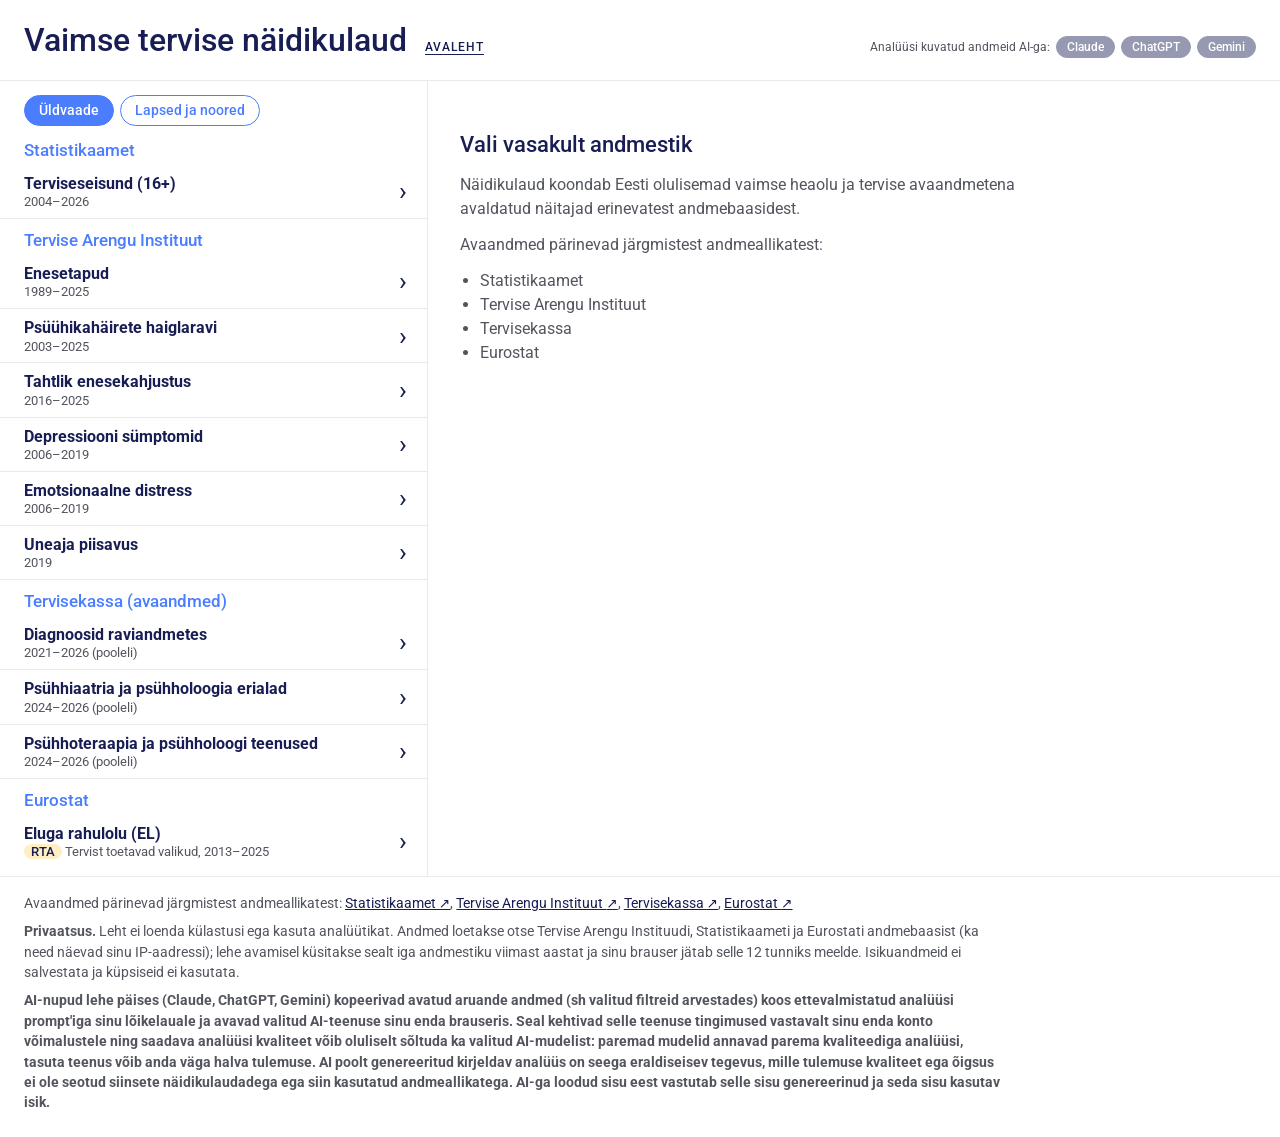
<file: index.html>
<!doctype html>
<html lang="et">
<head>
<meta charset="utf-8">
<meta name="viewport" content="width=device-width, initial-scale=1">
<title>Vaimse tervise näidikulaud</title>
<meta name="description" content="Eesti vaimse tervise ja heaolu avaandmed ühel lehel: Tervise Arengu Instituut, Tervisekassa ja Eurostat.">
<link rel="icon" href="favicon.svg" type="image/svg+xml">
<!-- Lingi eelvaade (SharePoint, Teams, e-post) -->
<meta property="og:type" content="website">
<meta property="og:locale" content="et_EE">
<meta property="og:title" content="Vaimse tervise näidikulaud">
<meta property="og:description" content="Eesti vaimse tervise ja heaolu avaandmed ühel lehel: depressioon, distress, uneaja piisavus, eluga rahulolu ja koolinoorte depressiivsed episoodid. Allikad: Tervise Arengu Instituut, Tervisekassa, Eurostat.">
<meta property="og:url" content="https://maag6969.github.io/vt-startpage/">
<meta name="twitter:card" content="summary">
<!--
  Content Security Policy: skriptid, stiilid ja fondid ainult omalt lehelt; päringud ainult nimetatud andmeallikatele.
  Uue andmeallika lisamisel lisa selle aadress connect-src alla (muidu päring blokeeritakse). style-src on range: HTML-is ei tohi olla
  style="…" atribuuti, värve pannakse CSSOM-iga. Meta-tag ei toeta frame-ancestors'i (GitHub Pages ei lase HTTP-päiseid seadistada).
-->
<meta http-equiv="Content-Security-Policy" content="default-src 'none'; script-src 'self'; style-src 'self'; font-src 'self'; img-src 'self' data:; connect-src 'self' https://statistika.tai.ee https://andmed.stat.ee https://ec.europa.eu; base-uri 'none'; form-action 'none'; object-src 'none'">
<meta name="referrer" content="strict-origin-when-cross-origin">
<link rel="stylesheet" href="css/styles.css">
</head>
<body>
<a class="skip-link" href="#content">Liigu sisu juurde</a>

<!-- #site-top hoiab päise koha, kui päis kerimisel kompaktse ribana ekraani ülaserva kinnitub (js/app.js updateStickyBar) -->
<div class="site-top" id="site-top">
<header class="site-header">
  <div class="site-header__title">
    <div class="site-header__row">
      <h1>Vaimse tervise näidikulaud</h1>
      <a class="home-link" id="home-link" href="./">Avaleht</a>
    </div>
  </div>
  <!-- AI-nupud (sisu tuleb js/app.js aiBoxHtml()-ist): analüüsivad parajasti avatud aruannet -->
  <div class="ai-box" id="ai-box" role="group" aria-label="AI-analüüs"></div>
</header>
</div>

<div class="layout">
  <nav class="panel-list" aria-label="Andmestikud">
    <div class="list-toolbar" id="view-toolbar" role="group" aria-label="Loendi vaade">
      <button type="button" class="view-toggle is-active" data-mode="yld" aria-pressed="true" aria-controls="dataset-list">Üldvaade</button>
      <button type="button" class="view-toggle" data-mode="noored" aria-pressed="false" aria-controls="dataset-list">Lapsed ja noored</button>
    </div>
    <div id="dataset-list"></div>
  </nav>

  <main class="panel-content" id="content" tabindex="-1" aria-live="polite" aria-busy="false"></main>
</div>

<!-- Sisu (allikate loetelu) tuleb js/app.js renderFooter()-ist, samast allikast mis avalehe tekst -->
<footer class="site-footer" id="site-footer"></footer>

<script src="js/core.js"></script>
<script src="js/tables/etu41.js"></script>
<script src="js/tables/etu42.js"></script>
<script src="js/tables/etu43.js"></script>
<script src="js/tables/tai-registrid.js"></script>
<script src="js/tables/eurostat-ilc-pw01.js"></script>
<script src="js/tables/tervisekassa-adapter.js"></script>
<script src="js/tables/tervisekassa-diagnoosid.js"></script>
<script src="js/tables/tervisekassa-teenused.js"></script>
<script src="js/tables/hbsc-ku12.js"></script>
<script src="js/tables/hbsc-pered.js"></script>
<script src="js/tables/statistikaamet-th7x.js"></script>
<script src="js/rta.js"></script>
<script src="js/module.js"></script>
<script src="js/ai-prompt.js"></script>
<script src="js/app.js"></script>
</body>
</html>
</file>
<file: css/styles.css>
/* Vaimse tervise näidikulaud — stiilid. Tokenid ja otsused: disain.md p. 1–2. */

/* Roboto ise hostitud: muutuv font, üks fail katab kaalud 300–700; latin-ext sisaldab eesti š ja ž. Sama font mis varem Google Fonts'ist,
   aga külastaja IP ei lähe Google'ile. Litsents: fonts/OFL.txt (SIL OFL 1.1). */
@font-face {
  font-family: "Roboto"; font-style: normal; font-weight: 300 700; font-stretch: 100%; font-display: swap;
  src: url("../fonts/roboto-latin-ext.woff2") format("woff2");
  unicode-range: U+0100-02BA, U+02BD-02C5, U+02C7-02CC, U+02CE-02D7, U+02DD-02FF, U+0304, U+0308, U+0329, U+1D00-1DBF, U+1E00-1E9F, U+1EF2-1EFF, U+2020, U+20A0-20AB, U+20AD-20C4, U+2113, U+2C60-2C7F, U+A720-A7FF;
}
@font-face {
  font-family: "Roboto"; font-style: normal; font-weight: 300 700; font-stretch: 100%; font-display: swap;
  src: url("../fonts/roboto-latin.woff2") format("woff2");
  unicode-range: U+0000-00FF, U+0131, U+0152-0153, U+02BB-02BC, U+02C6, U+02DA, U+02DC, U+0304, U+0308, U+0329, U+2000-206F, U+20AC, U+2122, U+2191, U+2193, U+2212, U+2215, U+FEFF, U+FFFD;
}

:root {
  color-scheme: light;

  /* Põhivärvid */
  --som-keskmine-sinine: #4B7DFF;
  --som-tumesinine:      #181E54;

  --tekst-1:        #0e0f21;
  --tekst-pealkiri: #181E54;
  --tekst-2:        #52555e;
  --taust:          #ffffff;
  --joon:           #e7eaea;
  --sinine-15:      #E4ECFF;
  --rta-taust:      #FFEFC2;   /* RTA märgi pastelne kollakas taust (nagu M3-s, 19.11.2026) */
  --positiivne:     #677c36;
  --negatiivne:     #c0392b;

  --series-1: #4B7DFF;
  --series-2: #d4621a;   /* raamatu oranž #f17a29 tumendatud: graafikuelemendi kontrast ≥ 3:1 */
  /* Rühmade võrdluse jooned (vanuserühmad, haridustasemed; põhipaleti lisavärvid tumendatud, 35–64 lilla). 7 värvi
     validaatoriga kontrollitud valgel taustal (06.11.2026: kõrvuti olevate halvim värvipimeduse ΔE 12,1, tavanägemisel 26,6,
     kontrast ≥ 3:1). Järjekord on fikseeritud: sama värv kõigis aruannetes, kus vanuserühmi võrreldakse. */
  --age-1: #d4621a;   /* oranž */
  --age-2: #2a8fd1;   /* helesinine tumendatud */
  --age-3: #b88a00;   /* kollane tumendatud */
  --age-4: #7c3fbf;   /* lilla (põhipaletis lillat pole; kaks sinist oleks eristamatud) */
  --age-5: #4e9a3a;   /* heleroheline tumendatud */
  --age-6: #9b2774;   /* roosakaslilla */
  --age-7: #0093a8;   /* türkiis */

  --skeleton: #f1f3f3;
  --radius:   12px;
  --pill:     999px;
  --font: "Roboto", system-ui, -apple-system, "Segoe UI", sans-serif;
}

* { box-sizing: border-box; }

/* Brauseri kerimiskinnitus (scroll anchoring) lükkas pärast aruande valimist lehe tagasi vana asukohta: laadimiskaader on
   lühike, siis sisu kasvab ja brauser hoiab jalust paigal. Aruande sisu vahetub terviklikult, seega kinnitust pole vaja. */
html { overflow-anchor: none; }

html, body {
  margin: 0;
  background: var(--taust);
  color: var(--tekst-1);
  font-family: var(--font);
  font-size: 16px;
  line-height: 1.5;
}

a { color: var(--tekst-pealkiri); }
a:hover { text-decoration-thickness: 2px; }

:focus-visible {
  outline: 3px solid var(--som-keskmine-sinine);
  outline-offset: 2px;
}

.visually-hidden {
  position: absolute !important; width: 1px; height: 1px; overflow: hidden;
  clip: rect(0 0 0 0); white-space: nowrap;
}

.only-narrow { display: none; }
@media (max-width: 767px) {
  .only-wide { display: none; }
  .only-narrow { display: inline; }
}

.skip-link {
  position: absolute; left: 16px; top: -48px; z-index: 10;
  background: var(--som-tumesinine); color: #fff; padding: 8px 16px; border-radius: var(--pill);
}
.skip-link:focus { top: 8px; }

/* ---- päis ---------------------------------------------------------- */

.site-header {
  display: flex; flex-wrap: wrap; align-items: baseline; justify-content: space-between;
  gap: 4px 24px;
  padding: 20px 24px;
  border-bottom: 1px solid var(--joon);
}
.site-header h1 {
  margin: 0;
  color: var(--tekst-pealkiri);
  font-weight: 500;
  font-size: 2rem;          /* 1.6rem × 1,25 */
  line-height: 1.25;
}
/* Pealkiri ja selle kõrval „Avaleht“ (19.11.2026): link viib avalehele (tühi olek, nagu lehe esmakordsel avamisel) */
.site-header__row { display: flex; flex-wrap: wrap; align-items: baseline; gap: 2px 18px; }
.home-link {
  font-size: 0.78rem; font-weight: 500; letter-spacing: 0.08em; text-transform: uppercase;
  color: var(--som-tumesinine); text-decoration: underline; text-underline-offset: 3px;
}
.home-link:hover { text-decoration-thickness: 2px; }
.home-link:focus-visible { outline: 2px solid var(--som-keskmine-sinine); outline-offset: 3px; border-radius: 2px; }

/* Kleepuv riba (arvutivaates, proov 19.11.2026): kui leht on päisest mööda kerinud, jääb päis kompaktse ribana ekraani
   ülaserva (väike pealkiri, Avaleht, AI-nupud). #site-top hoiab päise koha (kõrgus pannakse JS-iga), et sisu ei hüppaks.
   Telefonivaates (alla 768 px) riba ei kinnitu: AI-nupud on seal suured ja kolmel real. */
:root { --bar-h: 46px; }
@media (min-width: 768px) {
  html { scroll-padding-top: calc(var(--bar-h) + 8px); }
  .site-top.is-stuck .site-header {
    position: fixed; top: 0; left: 0; right: 0; z-index: 20;
    height: var(--bar-h); box-sizing: border-box; padding: 0 24px;
    flex-wrap: nowrap; align-items: center; gap: 16px; overflow: hidden;
    background: var(--taust); box-shadow: 0 2px 8px rgba(24, 30, 84, 0.15);
  }
  .site-top.is-stuck .site-header__title { flex: 1 1 0; min-width: 0; }
  .site-top.is-stuck .site-header__row { flex-wrap: nowrap; align-items: center; }
  .site-top.is-stuck .site-header h1 { font-size: 1.05rem; white-space: nowrap; overflow: hidden; text-overflow: ellipsis; min-width: 0; }
  .site-top.is-stuck .home-link { flex: 0 0 auto; }
  .site-top.is-stuck .ai-box { flex: 0 0 auto; flex-wrap: nowrap; }
  .site-top.is-stuck .ai-box__row { flex-wrap: nowrap; }
  .site-top.is-stuck .ai-box__label, .site-top.is-stuck .ai-box__btn { white-space: nowrap; }
  /* kleepuv loend jääb ribast allapoole */
  .site-top.is-stuck ~ .layout .panel-list { top: var(--bar-h); max-height: calc(100vh - var(--bar-h)); }
}
@media print { .site-top.is-stuck .site-header { position: static; box-shadow: none; height: auto; } }

/* ---- paneelid ------------------------------------------------------ */

.layout {
  display: grid;
  grid-template-columns: minmax(320px, 1fr) 2fr;
  min-height: calc(100vh - 160px);
}

/* Laial ekraanil on loend kleepuv: leht kerib tervikuna (hea printimisel ja iframe'is), aga loend jääb ekraanile
   ja kerib vajadusel ise. Eraldusjoon on sisupaneelil, et see jookseks kogu kõrguse ulatuses. */
.panel-list {
  padding: 8px 0;
  position: sticky; top: 0; align-self: start;
  max-height: 100vh; overflow-y: auto;
}

.panel-content {
  border-left: 1px solid var(--joon);
  padding: 24px 32px 48px;
  min-width: 0;
}

/* ---- loendi rida --------------------------------------------------- */

.dataset-list { list-style: none; margin: 0; padding: 0; }

/* Loend nagu M3-s (19.11.2026): paks pealkiri, teisel real ainult periood, sinine rühmapealkiri, M3 kirjasuurused
   ja vahed; allikalinki menüüs pole, valitud real laadimise olek. */

/* Rühmapealkiri (allikas): sinine, veidi suurem kui teemade pealkirjad */
.dataset-group-heading {
  margin: 0; padding: 11px 20px 4px 24px;
  color: var(--som-keskmine-sinine); font-weight: 500; font-size: 1.05rem; line-height: 1.25;
}
.dataset-group-heading:first-child { padding-top: 8px; }
.dataset-list + .dataset-group-heading { border-top: 1px solid var(--joon); margin-top: 0; }

.dataset {
  position: relative;
  border-bottom: 1px solid var(--joon);
}
.dataset:last-child { border-bottom: none; }

.dataset::before {
  content: ""; position: absolute; left: 0; top: 0; bottom: 0; width: 4px;
  background: transparent;
}
.dataset.is-active { background: var(--sinine-15); }
.dataset.is-active::before { background: var(--som-keskmine-sinine); }

.dataset__button {
  display: grid; grid-template-columns: 1fr auto; gap: 1px 12px; align-items: center;
  width: 100%;
  padding: 9px 20px 8px 24px;
  background: none; border: none; text-align: left; cursor: pointer;
  font: inherit; color: inherit;
}
.dataset__button:hover .dataset__title { text-decoration: underline; }
.dataset__button:focus-visible { outline-offset: -3px; }

.dataset__title {
  grid-column: 1; color: var(--tekst-pealkiri); font-weight: 700; font-size: 1rem; line-height: 1.2;
}
/* Teine rida: RTA märk ja programm (kui on, js/rta.js) ning trendi periood (täielik kirjeldus hiirevihjes ja ekraanilugejal) */
.dataset__desc { grid-column: 1; color: var(--tekst-2); font-size: 0.833rem; line-height: 1.2; }
/* RTA märk nagu M3-s: tumesinine kiri pastelsel kollakal taustal (kontrast > 12:1) */
.rta-pill {
  background: var(--rta-taust); color: var(--som-tumesinine); font-weight: 500;
  border-radius: var(--pill); padding: 0 7px; white-space: nowrap;
}
.dataset__chevron {
  grid-column: 2; grid-row: 1 / span 2;
  color: var(--som-tumesinine); font-size: 1.6rem; line-height: 1;
}

/* Valitud real: laadimise olek */
.dataset__footer {
  display: flex; flex-wrap: wrap; align-items: center; gap: 2px 16px;
  padding: 0 20px 8px 24px;
  font-size: 0.75rem; color: var(--tekst-2); line-height: 1.2;
}
.dataset:not(.is-active) .dataset__footer { display: none; }
.dataset__status { display: inline-flex; align-items: center; gap: 6px; }
.dataset__status.is-error { color: var(--negatiivne); font-weight: 500; }

.spinner {
  width: 14px; height: 14px; border-radius: 50%;
  border: 2px solid var(--joon); border-top-color: var(--som-keskmine-sinine);
  animation: spin 0.8s linear infinite;
}
@keyframes spin { to { transform: rotate(360deg); } }

/* ---- nupud ---------------------------------------------------------- */

.btn {
  display: inline-flex; align-items: center; justify-content: center; gap: 8px;
  font-family: var(--font); font-size: 19px; font-weight: 700; line-height: 1.2;
  background: var(--som-keskmine-sinine); color: #fff;
  border: none; border-radius: var(--pill);
  padding: 10px 24px; cursor: pointer; text-decoration: none;
}
.btn:hover { filter: brightness(0.94); }
.btn:disabled { opacity: 0.6; cursor: progress; }

/* Väiksem, tagasihoidlikum nupuvariant (nt „Näita kõiki riike“ tulpdiagrammi all) */
.btn--ghost {
  background: none; color: var(--som-tumesinine); font-size: 0.9rem;
  padding: 6px 14px; border: 1px solid var(--joon); margin-top: 4px;
}
.btn--ghost:hover { filter: none; background: var(--sinine-15); }

/* ---- ümarad sildid -------------------------------------------------- */

.pill {
  display: inline-block;
  background: var(--sinine-15); color: var(--som-tumesinine);
  font-size: 0.8rem; font-weight: 500; line-height: 1.4;
  padding: 3px 12px; border-radius: var(--pill);
}
/* ---- kuvamisala ----------------------------------------------------- */

.back-link { display: none; margin-bottom: 16px; font-size: 0.9rem; }

.empty-state { max-width: 560px; padding-top: 24px; }
.empty-state h2 { color: var(--tekst-pealkiri); font-weight: 500; font-size: 1.35rem; margin: 0 0 12px; }
.empty-state p { color: var(--tekst-2); margin: 0 0 12px; }
.empty-state ul { color: var(--tekst-2); margin: 0 0 12px; padding-left: 1.25rem; }

.module__status { font-size: 0.875rem; color: var(--tekst-2); margin: 0; }
.module__status:empty { display: none; }
.module__status a { color: inherit; }
.module__status--error { color: var(--negatiivne); font-weight: 500; }
/* Ülemine rida: staatus väiksemas kirjas, AI-nupud samal real paremal (nagu M3). Kui staatusele jääks alla 280 px,
   läheb nupukast järgmisele reale, et staatus ei muutuks kitsaks mitmerealiseks tulbaks. */
.module__topbar { display: flex; flex-wrap: wrap; align-items: flex-start; gap: 4px 14px; margin: 0 0 4px; }
.module__topbar .module__status { font-size: 0.78rem; line-height: 1.45; flex: 1 1 280px; min-width: 0; }
.ai-box { margin: 0 0 0 auto; flex: 0 0 auto; max-width: 100%; }
.ai-box__row { display: flex; flex-wrap: wrap; align-items: center; gap: 6px; }
.ai-box__label { font-size: 0.78rem; color: var(--tekst-2); }
/* Tumesinine, sest valge kiri keskmisel sinisel (~3,7:1) ei sobi nii väikesele kirjale (AI-ANALUUS.md p. 9.2) */
.ai-box__btn {
  font: inherit; font-size: 0.78rem; font-weight: 500; line-height: 1.3; cursor: pointer;
  padding: 2px 10px; border-radius: var(--pill);
  color: #fff; background: var(--som-tumesinine); border: 1px solid var(--som-tumesinine);
}
.ai-box__btn:hover { filter: brightness(1.6); }
.ai-box__btn:disabled { opacity: 0.45; cursor: not-allowed; filter: none; }
.ai-box__btn:focus-visible { outline: 2px solid var(--som-keskmine-sinine); outline-offset: 2px; }
/* Pikk teade ei tohi kasti (ja ülemise rea) laiust määrata: width 0 + min-width 100% = murdub kasti laiusesse */
.ai-box__msg {
  width: 0; min-width: 100%; box-sizing: border-box; margin: 6px 0 0; padding: 10px 14px;
  font-size: 0.875rem; font-weight: 500; color: var(--tekst-1);
  background: var(--sinine-15); border-left: 4px solid var(--som-keskmine-sinine); border-radius: 4px;
}
.ai-box__msg:empty { display: none; }
.ai-box__text { display: block; width: 0; min-width: 100%; box-sizing: border-box; margin: 6px 0 0; font: inherit; font-size: 0.8125rem; }
.ai-toast {
  position: fixed; left: 16px; bottom: 16px; z-index: 50;
  width: min(380px, 44vw); padding: 14px 16px; box-sizing: border-box;
  background: var(--sinine-15); color: var(--tekst-1);
  border: 1px solid var(--som-keskmine-sinine); border-left-width: 6px; border-radius: 6px;
  box-shadow: 0 4px 16px rgba(24, 30, 84, 0.25);
}
.ai-toast[hidden] { display: none; }
/* 44vw hoiab teate AI-akna (ekraani parem pool) alt väljas; kitsal ekraanil akent kõrvale ei jää */
@media (max-width: 700px) { .ai-toast { width: calc(100vw - 32px); } }
.ai-toast__text { margin: 0 0 10px; font-size: 1rem; font-weight: 500; line-height: 1.4; }
.ai-toast__close {
  font: inherit; font-size: 0.875rem; font-weight: 500; cursor: pointer;
  padding: 4px 16px; border-radius: var(--pill); border: 0;
  color: #fff; background: var(--som-tumesinine);
}
.ai-toast__close:focus-visible { outline: 2px solid var(--som-keskmine-sinine); outline-offset: 2px; }
.module__head h2 {
  color: var(--tekst-pealkiri); font-weight: 500; font-size: 1.6rem; line-height: 1.25;
  margin: 8px 0 4px;
}
.module__head h2:focus { outline: none; }
.module__subtitle { color: var(--tekst-2); margin: 0 0 12px; }
.module__meta { display: flex; flex-wrap: wrap; gap: 8px; margin: 0 0 24px; padding: 0; list-style: none; }

/* filtrid kahes reas: pealmises rippmenüüd, igaühe all selle filtri võrdlusnupp */
.filter-block { margin: 0 0 24px; }
.filters {
  display: flex; flex-wrap: wrap; align-items: flex-start; gap: 16px 24px;
  margin: 0;
}
.field { display: flex; flex-direction: column; gap: 6px; min-width: 0; }
.field > label, .field > legend {
  font-size: 0.8rem; font-weight: 500; color: var(--tekst-2); padding: 0;
}
/* Rippmenüü ja võrdlusnupp on AI-nupust (.ai-box__btn) 10% suuremad: kiri 0.78 → 0.858rem, sisevahe 2/10 → 2.2/11 px */
.field select {
  font: inherit; font-size: 0.858rem; line-height: 1.3; color: var(--tekst-1);
  background: var(--taust); border: 1px solid #c9cfcf; border-radius: var(--pill);
  padding: 2.2px 26px 2.2px 11px; min-width: 130px; max-width: 100%;
  appearance: none; cursor: pointer;
  background-image: linear-gradient(45deg, transparent 50%, var(--som-tumesinine) 50%),
                    linear-gradient(135deg, var(--som-tumesinine) 50%, transparent 50%);
  background-position: calc(100% - 15px) 55%, calc(100% - 11px) 55%;
  background-size: 4px 4px; background-repeat: no-repeat;
}
.field select:focus-visible { outline: 3px solid var(--som-keskmine-sinine); outline-offset: 2px; }

/* Võrdlusnupp: pastelne heleroheline, aktiivne tumesinine */
.compare-btn {
  align-self: flex-start; margin-top: 4px;
  font: inherit; font-size: 0.858rem; font-weight: 500; line-height: 1.3; cursor: pointer;
  padding: 2.2px 11px; border-radius: var(--pill);
  border: 1px solid #a9d8b5; background: #dff3e3; color: var(--som-tumesinine);
}
.compare-btn:hover { border-color: var(--som-tumesinine); }
.compare-btn[aria-pressed="true"] { background: var(--som-tumesinine); border-color: var(--som-tumesinine); color: #fff; }
.compare-btn:focus-visible { outline: 3px solid var(--som-keskmine-sinine); outline-offset: 2px; }

/* Vaate nupud loendi kohal („Üldvaade“ | „Lapsed ja noored“) ja õdetabelite lõike lüliti aruande päises
   (19.11.2026, kujundus nagu M3-s: kontuurnupud, valitud täidetud) */
.list-toolbar { display: flex; flex-wrap: wrap; gap: 6px; padding: 6px 20px 6px 24px; }
.view-toggle {
  font: inherit; font-size: 0.875rem; font-weight: 500; cursor: pointer;
  padding: 4px 14px; border-radius: 999px;
  color: var(--som-keskmine-sinine); background: var(--taust); border: 1px solid var(--som-keskmine-sinine);
}
.view-toggle:hover, .view-toggle:focus-visible { background: var(--som-keskmine-sinine); color: #fff; }
.view-toggle:focus-visible { outline: 3px solid var(--som-tumesinine); outline-offset: 2px; }
.view-toggle.is-active { background: var(--som-keskmine-sinine); color: #fff; }
.sibling-switch { display: flex; flex-wrap: wrap; align-items: center; gap: 6px; margin: 0 0 14px; }

.module__body { transition: opacity 0.15s; }
.module__body.is-loading { opacity: 0.45; pointer-events: none; }

/* KPI-kaardid */
.kpi-row { display: flex; flex-wrap: wrap; gap: 16px; margin-bottom: 16px; }
.kpi {
  flex: 1 1 220px; max-width: 360px;
  border: 1px solid var(--joon); border-radius: var(--radius); padding: 16px 20px;
}
.kpi p { margin: 0; }
.kpi__label { font-size: 0.8rem; font-weight: 500; color: var(--tekst-2); text-transform: uppercase; letter-spacing: 0.04em; }
.kpi__value { font-size: 2.6rem; font-weight: 300; color: var(--som-tumesinine); line-height: 1.2; margin: 4px 0 !important; font-variant-numeric: tabular-nums; }
.kpi__value--missing { font-size: 1.1rem; font-weight: 400; color: var(--tekst-2); padding: 12px 0; }
.kpi__delta { font-size: 0.9rem; font-weight: 500; }
.kpi__delta.is-worse { color: var(--negatiivne); }
.kpi__delta.is-better { color: var(--positiivne); }
.kpi__delta.is-flat { color: var(--tekst-2); }
.kpi__delta-ref { font-weight: 400; color: var(--tekst-2); }
.kpi__note { font-size: 0.85rem; color: var(--tekst-2); }
.kpi__reference {
  font-size: 0.85rem; color: var(--tekst-2); margin-top: 8px !important;
  padding-top: 8px; border-top: 1px solid var(--joon);
}
.chart-note--after { margin: 8px 0 0; }

/* Valitud lõige (M3 eeskujul): KPI kastis ning iga joonise ja andmetabeli pealkirja all, väiksemas
   paksus kirjas, alati ka vaikevalikute korral (module.js TAI.sliceParts). Mitme KPI-kaardiga aruandel üks rida kogu
   kaardirea kasti ülaosas (.kpi-block), ühe kaardiga aruandel kaardi sees sildi all. */
.slice { font-size: 0.8rem; line-height: 1.4; color: var(--tekst-2); font-weight: 700; }
.chart-slice { margin: 0 0 10px; }
.kpi__slice { margin: 2px 0 4px !important; contain: inline-size; }
.kpi-block { border: 1px solid var(--joon); border-radius: var(--radius); padding: 12px 14px 0; margin-bottom: 16px; }
.kpi-block__slice { margin: 0 0 10px; }
.kpi-block .kpi-row { margin-bottom: 14px; }
.data-table__slice { display: block; margin-top: 2px; }

/* callout */
.callout {
  background: var(--sinine-15); border-left: 4px solid var(--som-keskmine-sinine);
  border-radius: 0 var(--radius) var(--radius) 0;
  padding: 14px 18px; margin: 0 0 32px; color: var(--tekst-1); max-width: 760px;
}

/* graafikud */
.chart-section { margin: 0 0 32px; }
.chart-section h3 { color: var(--tekst-pealkiri); font-weight: 500; font-size: 1.15rem; margin: 0 0 2px; }
.chart-note { color: var(--tekst-2); font-size: 0.85rem; margin: 0 0 10px; }
.legend { display: flex; flex-wrap: wrap; gap: 6px 18px; list-style: none; margin: 0 0 8px; padding: 0; font-size: 0.85rem; color: var(--tekst-2); }
.legend li { display: inline-flex; align-items: center; gap: 6px; }
.legend__swatch { width: 12px; height: 12px; border-radius: 50%; display: inline-block; }

.chart-holder { position: relative; width: 100%; }
svg.chart { display: block; max-width: 100%; height: auto; overflow: visible; font-family: var(--font); }
svg.chart .gridline { stroke: var(--joon); stroke-width: 1; }
svg.chart .baseline { stroke: #c9cfcf; stroke-width: 1; }
svg.chart .axis-label { fill: var(--tekst-2); font-size: 12px; }
svg.chart .mark-label {
  fill: var(--tekst-1); font-size: 12px; font-weight: 500; font-variant-numeric: tabular-nums;
  paint-order: stroke; stroke: var(--taust); stroke-width: 4px; stroke-linejoin: round;  /* loetav ka joone peal */
}
svg.chart .ref-label { paint-order: stroke; stroke: var(--taust); stroke-width: 4px; stroke-linejoin: round; }
svg.chart .line-series { fill: none; stroke-width: 2.5; }
svg.chart .line-dot { stroke: var(--taust); stroke-width: 2; }
svg.chart .group-label { fill: var(--tekst-2); font-size: 11px; font-weight: 500; text-transform: uppercase; letter-spacing: 0.05em; }
svg.chart .bar-label { fill: var(--tekst-1); font-size: 12.5px; }
svg.chart .bar-label.is-selected { font-weight: 700; fill: var(--som-tumesinine); }
svg.chart .ref-line { stroke-width: 1.5; stroke-dasharray: 4 3; }
svg.chart .ref-label { fill: var(--tekst-2); font-size: 11px; font-weight: 500; }
svg.chart .mark { cursor: default; }
svg.chart .mark:focus { outline: none; }
svg.chart .mark:focus-visible { stroke: var(--som-tumesinine); stroke-width: 3; }

.tooltip {
  position: absolute; z-index: 5; pointer-events: none;
  transform: translate(-50%, calc(-100% - 10px));
  background: var(--som-tumesinine); color: #fff;
  font-size: 0.8rem; padding: 6px 10px; border-radius: 8px; white-space: nowrap;
  opacity: 0; transition: opacity 0.1s;
}
.tooltip.is-visible { opacity: 1; }

/* andmetabel */
.data-details { margin: 0 0 8px; }
.data-details summary {
  cursor: pointer; color: var(--tekst-pealkiri); font-weight: 500; padding: 8px 0;
}
.data-table { width: 100%; max-width: 720px; border-collapse: collapse; font-size: 0.875rem; margin: 12px 0 20px; }
.data-table caption { text-align: left; color: var(--tekst-2); font-size: 0.85rem; padding-bottom: 6px; }
.data-table th, .data-table td { text-align: left; padding: 6px 10px; border-bottom: 1px solid var(--joon); }
.data-table thead th { color: var(--tekst-2); font-weight: 500; }
.data-table tbody th { font-weight: 400; }
.data-table .num { text-align: right; font-variant-numeric: tabular-nums; }
.data-table tr.is-total th, .data-table tr.is-total td { font-weight: 500; }
.data-table__link { font-size: 0.875rem; margin: 0; }

.module__footnotes {
  margin-top: 32px; padding-top: 16px; border-top: 1px solid var(--joon);
  font-size: 0.8rem; color: var(--tekst-2);
}
.module__footnotes p { margin: 0 0 6px; }

/* laadimise skelett */
.skeleton { display: grid; gap: 12px; padding-top: 8px; }
.skeleton__bar { background: var(--skeleton); border-radius: 8px; height: 16px; }
.skeleton__bar--title { height: 32px; width: 60%; }
.skeleton__bar--short { width: 30%; }
.skeleton__block { background: var(--skeleton); border-radius: var(--radius); height: 220px; margin-top: 12px; }

/* viga */
.error-box {
  border: 1px solid var(--joon); border-left: 4px solid var(--negatiivne);
  border-radius: var(--radius); padding: 20px 24px; max-width: 640px;
}
.error-box h3 { margin: 0 0 8px; color: var(--negatiivne); font-weight: 500; font-size: 1.1rem; }
.error-box p { margin: 0 0 16px; }
.error-box__upload { margin-top: 20px; padding-top: 16px; border-top: 1px solid var(--joon); font-size: 0.9rem; }
.error-box__upload p.muted { margin: 0 0 10px; color: var(--tekst-2); }
.error-box__upload label { display: block; font-weight: 500; margin-bottom: 6px; }
.error-box__upload input { font: inherit; max-width: 100%; }

/* ---- lehe jalus ----------------------------------------------------- */

.site-footer {
  border-top: 1px solid var(--joon);
  padding: 16px 24px 24px;
  font-size: 0.85rem; color: var(--tekst-2);
}
.site-footer p { margin: 0; max-width: 72em; }
.site-footer p + p { margin-top: 8px; }

/* ---- kitsas ekraan -------------------------------------------------- */

@media (max-width: 767px) {
  .site-header { padding: 16px; }
  .site-header h1 { font-size: 1.6875rem; }  /* 1.35rem × 1,25 */
  .layout { grid-template-columns: 1fr; min-height: 0; }
  .panel-list { position: static; max-height: none; overflow-y: visible; border-bottom: 1px solid var(--joon); padding: 0; }
  .dataset__button { padding: 12px 16px 12px 20px; }
  .dataset__footer { padding: 0 16px 12px 20px; }
  .panel-content { border-left: none; padding: 20px 16px 40px; }
  .back-link { display: inline-block; }
  .site-footer { padding: 16px; }
}

/* Ainult ekraanil: printimisel on lehe laius samuti alla 768 px, aga seal ei ole vaja näpuga vajutada ega kerida.
   Nupud vähemalt 40 px kõrged (sama mis rippmenüüd). */
@media screen and (max-width: 767px) {
  .ai-box { margin-left: 0; width: 100%; }
  .ai-box__label { flex-basis: 100%; font-size: 0.875rem; }
  .ai-box__btn { flex: 1 1 0; min-height: 40px; font-size: 0.875rem; }
  .ai-toast__close { min-height: 40px; }
  .compare-btn, .field select, .view-toggle { min-height: 40px; }
  .back-link { padding: 9px 0; }
  .dataset__footer a { display: inline-block; padding: 6px 0; }
  /* Mitme veeruga võrdlustabel kitsal ekraanil: tabel keritav, leht mitte. Padding hoiab fookusjoone nähtaval. */
  .data-details { overflow-x: auto; padding: 3px; margin-left: -3px; margin-right: -3px; }
  .data-table th, .data-table td { padding: 6px; }
}

/* ---- printimine ----------------------------------------------------- */

.print-only { display: none; }

@media print {
  @page { margin: 15mm; }
  html, body { font-size: 11pt; }
  .skip-link, .panel-list, .back-link, .home-link, .filters, .dataset__status,
  .module__status, .ai-box, .ai-toast, .btn, .error-box__upload, .data-details summary, .tooltip { display: none !important; }
  .print-only { display: block; }

  .site-header { padding: 0 0 8px; }
  .layout { display: block; min-height: 0; }
  .panel-content { border-left: none; padding: 12px 0 0; }
  .site-footer { padding: 8px 0 0; }

  /* taustavärvid (callout, sildid) ka printides */
  .callout, .pill, .kpi, svg.chart { -webkit-print-color-adjust: exact; print-color-adjust: exact; }
  /* tabel koos pealkirjaga samale lehele; lehest pikem tabel murdub ikka, aga ridade vahelt */
  .kpi-row, .kpi, .callout, .chart-section, .chart-note--after, .data-table, .data-table tr { break-inside: avoid; }
  .chart-section h3 { break-after: avoid; }

  a { color: inherit; text-decoration: none; }
  .module__footnotes a::after, .site-footer a::after { content: " (" attr(href) ")"; font-size: 0.85em; word-break: break-all; }
  .module__footnotes a span, .site-footer a span { display: none; }
}

@media (prefers-reduced-motion: reduce) {
  .spinner { animation-duration: 2.4s; }
  html { scroll-behavior: auto; }
}
</file>
